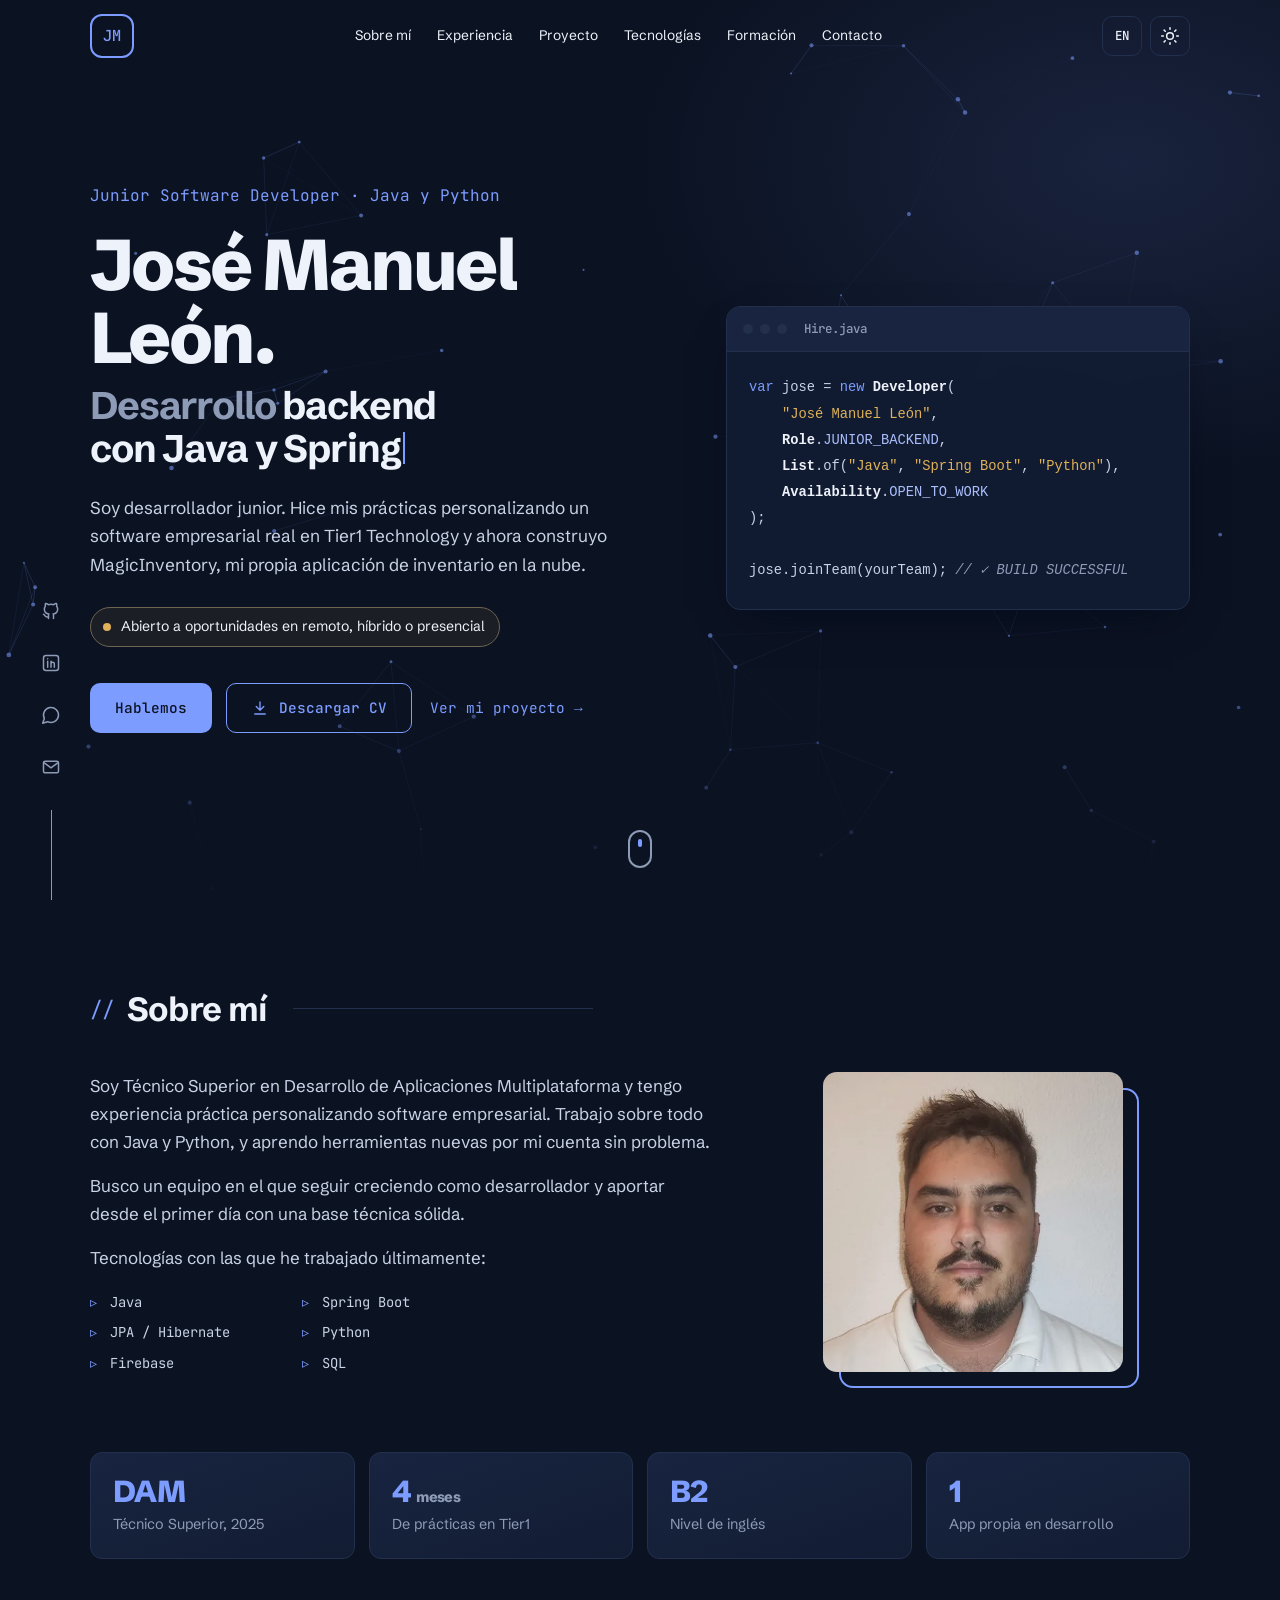
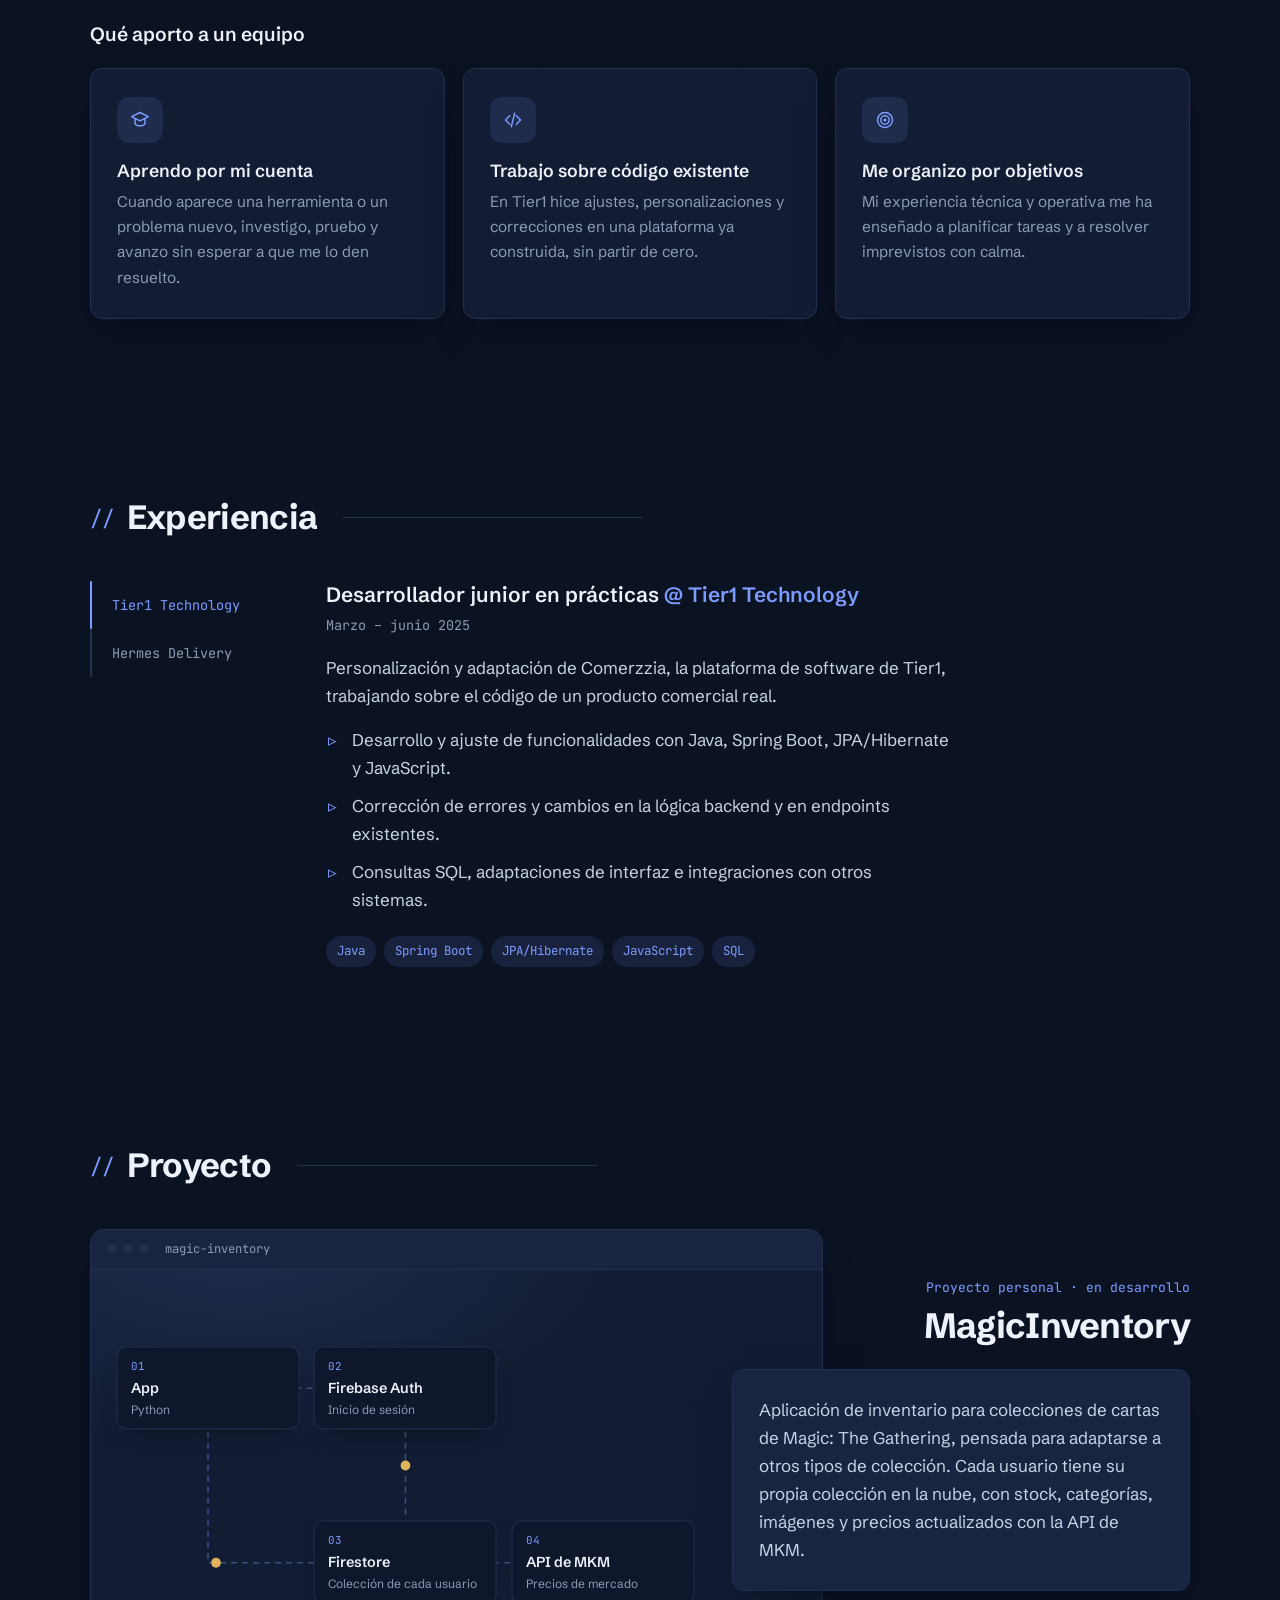
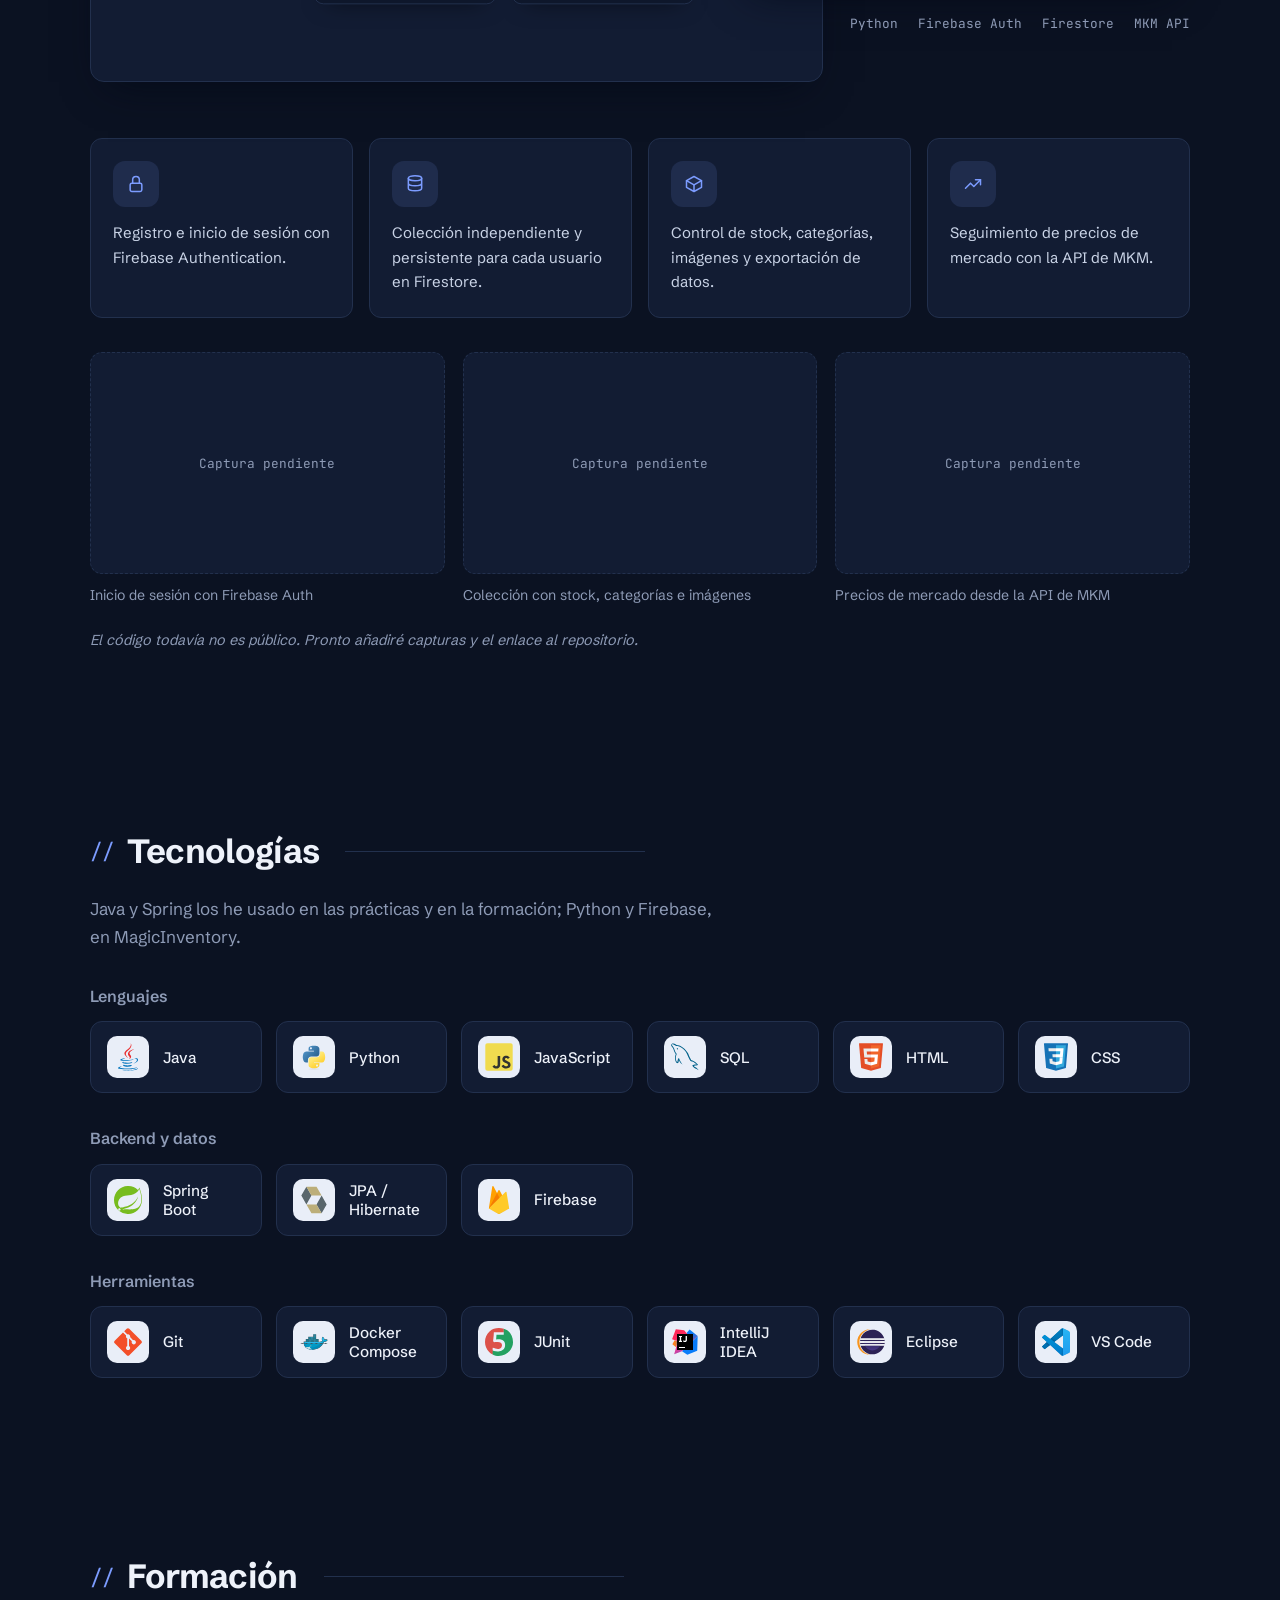
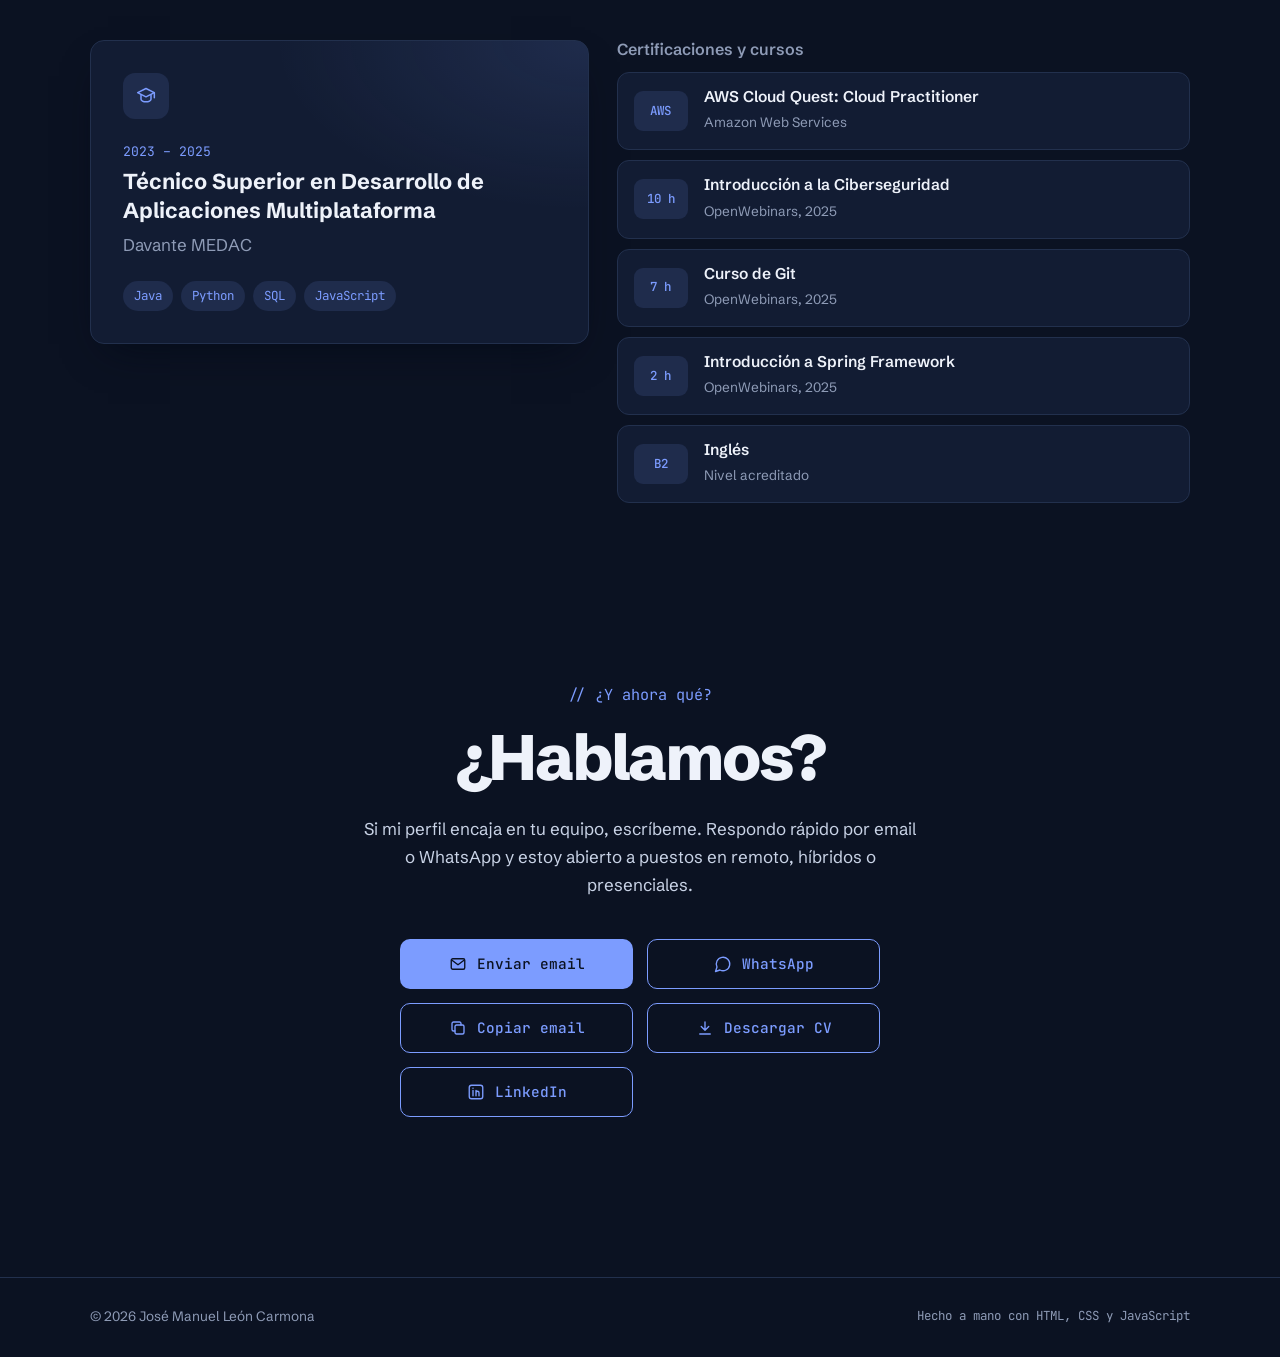
<file: index.html>
<!doctype html>
<html lang="es">
<head>
  <meta charset="utf-8">
  <meta name="viewport" content="width=device-width, initial-scale=1">
  <meta name="description" content="Portfolio de José Manuel León Carmona, Junior Software Developer con foco en Java, Spring Boot y Python.">
  <meta name="theme-color" content="#0b1222">
  <meta name="color-scheme" content="dark light">

  <meta property="og:type" content="website">
  <meta property="og:title" content="José Manuel León Carmona | Junior Software Developer">
  <meta property="og:description" content="Desarrollador junior de Java y Python. Prácticas en Tier1 Technology y proyecto propio MagicInventory.">
  <meta property="og:url" content="https://josemaleon.github.io/">
  <meta property="og:site_name" content="José Manuel León · Portfolio">
  <meta property="og:locale" content="es_ES">
  <meta property="og:locale:alternate" content="en_GB">
  <meta property="og:image" content="https://josemaleon.github.io/assets/images/og-image.jpg">
  <meta property="og:image:width" content="1200">
  <meta property="og:image:height" content="630">
  <meta property="og:image:alt" content="José Manuel León Carmona, Junior Software Developer: Java, Spring Boot, Python y Firebase.">
  <meta name="twitter:card" content="summary_large_image">
  <meta name="twitter:title" content="José Manuel León Carmona | Junior Software Developer">
  <meta name="twitter:description" content="Desarrollador junior de Java y Python. Prácticas en Tier1 Technology y proyecto propio MagicInventory.">
  <meta name="twitter:image" content="https://josemaleon.github.io/assets/images/og-image.jpg">
  <link rel="canonical" href="https://josemaleon.github.io/">

  <title>José Manuel León Carmona | Junior Software Developer</title>
  <link rel="icon" href="favicon.svg" type="image/svg+xml">
  <link rel="icon" href="assets/icons/app/icon-192.png" type="image/png" sizes="192x192">
  <link rel="apple-touch-icon" href="assets/icons/app/apple-touch-icon.png">
  <link rel="manifest" href="site.webmanifest">

  <script>
    (function () {
      var theme;
      try { theme = localStorage.getItem("portfolio-theme"); } catch (e) {}
      document.documentElement.dataset.theme = theme === "light" ? "light" : "dark";
      document.documentElement.classList.add("js");
    })();
  </script>

  <link rel="preload" href="assets/fonts/schibsted-grotesk.woff2" as="font" type="font/woff2" crossorigin>
  <link rel="preload" href="assets/fonts/jetbrains-mono.woff2" as="font" type="font/woff2" crossorigin>
  <link rel="stylesheet" href="styles.css?v=20261119d">

  <script type="application/ld+json">
  {
    "@context": "https://schema.org",
    "@type": "Person",
    "name": "José Manuel León Carmona",
    "jobTitle": "Junior Software Developer",
    "url": "https://josemaleon.github.io/",
    "image": "https://josemaleon.github.io/assets/images/jose-manuel-leon.jpg",
    "sameAs": ["https://www.linkedin.com/in/jmleoncarmona", "https://github.com/JOSEMALEON"],
    "knowsAbout": ["Java", "Python", "Spring Boot", "JPA", "Hibernate", "SQL", "Firebase", "JavaScript", "Docker"]
  }
  </script>
</head>
<body>
  <a class="skip-link" href="#contenido" data-i18n="ui.skip">Saltar al contenido</a>

  <header class="site-header" id="siteHeader">
    <div class="wrap header-inner">
      <a href="#inicio" class="logo" aria-label="JM, José Manuel León: inicio">
        <span class="logo-mark" aria-hidden="true">JM</span>
      </a>

      <nav class="desktop-nav" aria-label="Navegación principal">
        <a href="#sobre-mi"><span data-i18n="nav.about">Sobre mí</span></a>
        <a href="#experiencia"><span data-i18n="nav.experience">Experiencia</span></a>
        <a href="#proyecto"><span data-i18n="nav.project">Proyecto</span></a>
        <a href="#tecnologias"><span data-i18n="nav.skills">Tecnologías</span></a>
        <a href="#formacion"><span data-i18n="nav.education">Formación</span></a>
        <a href="#contacto"><span data-i18n="nav.contact">Contacto</span></a>
      </nav>

      <div class="header-actions">
        <button class="icon-button" id="languageButton" type="button" aria-label="EN, switch to English">
          <span id="languageLabel">EN</span>
        </button>
        <button class="icon-button" id="themeButton" type="button" aria-label="Activar tema claro">
          <svg id="themeIconMoon" viewBox="0 0 24 24" aria-hidden="true"><path d="M21 12.8A8.5 8.5 0 1 1 11.2 3a6.5 6.5 0 0 0 9.8 9.8Z"/></svg>
          <svg id="themeIconSun" viewBox="0 0 24 24" aria-hidden="true"><circle cx="12" cy="12" r="4"/><path d="M12 2v2M12 20v2M4.93 4.93l1.42 1.42M17.66 17.66l1.41 1.41M2 12h2M20 12h2M4.93 19.07l1.42-1.41M17.66 6.34l1.41-1.41"/></svg>
        </button>
        <button class="icon-button menu-button" id="menuButton" type="button" aria-label="Abrir menú" aria-expanded="false" aria-controls="mobileNav">
          <svg viewBox="0 0 24 24" aria-hidden="true"><path d="M4 7h16M4 12h16M4 17h16"/></svg>
        </button>
      </div>
    </div>

    <nav class="mobile-nav" id="mobileNav" aria-label="Navegación móvil">
      <a href="#sobre-mi"><span data-i18n="nav.about">Sobre mí</span></a>
      <a href="#experiencia"><span data-i18n="nav.experience">Experiencia</span></a>
      <a href="#proyecto"><span data-i18n="nav.project">Proyecto</span></a>
      <a href="#tecnologias"><span data-i18n="nav.skills">Tecnologías</span></a>
      <a href="#formacion"><span data-i18n="nav.education">Formación</span></a>
      <a href="#contacto"><span data-i18n="nav.contact">Contacto</span></a>
    </nav>
  </header>

  <!-- Accesos directos fijos en el lateral (solo escritorio) -->
  <aside class="side-rail" aria-label="Enlaces de contacto">
    <a href="https://github.com/JOSEMALEON" target="_blank" rel="noopener noreferrer" aria-label="GitHub">
      <svg viewBox="0 0 24 24" aria-hidden="true"><path d="M9 19c-4.3 1.4-4.3-2.5-6-3m12 5v-3.5c0-1 .1-1.4-.5-2 2.8-.3 5.5-1.4 5.5-6a4.6 4.6 0 0 0-1.3-3.2 4.2 4.2 0 0 0-.1-3.2s-1.1-.3-3.5 1.3a12.3 12.3 0 0 0-6.2 0C6.5 2.8 5.4 3.1 5.4 3.1a4.2 4.2 0 0 0-.1 3.2A4.6 4.6 0 0 0 4 9.5c0 4.6 2.7 5.7 5.5 6-.6.6-.6 1.2-.5 2V21"/></svg>
    </a>
    <a href="https://www.linkedin.com/in/jmleoncarmona" target="_blank" rel="noopener noreferrer" aria-label="LinkedIn">
      <svg viewBox="0 0 24 24" aria-hidden="true"><rect x="3" y="3" width="18" height="18" rx="3"/><path d="M8 10v7M8 7v.01M12 17v-4a2 2 0 0 1 4 0v4M12 10v7"/></svg>
    </a>
    <a class="whatsapp-link" href="https://wa.me/34674744656?text=Hola%20Jos%C3%A9%20Manuel%2C%20he%20visto%20tu%20portfolio%20y%20me%20gustar%C3%ADa%20hablar%20contigo." target="_blank" rel="noopener noreferrer" aria-label="WhatsApp">
      <svg viewBox="0 0 24 24" aria-hidden="true"><path d="M7.9 20A9 9 0 1 0 4 16.1L2 22Z"/></svg>
    </a>
    <a href="mailto:josem.leon.99@gmail.com" aria-label="Email">
      <svg viewBox="0 0 24 24" aria-hidden="true"><rect x="3" y="5" width="18" height="14" rx="2"/><path d="m4 7 8 6 8-6"/></svg>
    </a>
  </aside>

  <main id="contenido">
    <!-- ===================== Portada ===================== -->
    <section class="hero" id="inicio">
      <canvas class="hero-canvas" id="heroCanvas" aria-hidden="true"></canvas>
      <div class="wrap hero-inner">
        <div class="hero-copy">
        <p class="hero-hello mono" data-i18n="hero.hello">Junior Software Developer · Java y Python</p>
        <h1 class="hero-name">José Manuel León.</h1>
        <p class="hero-tagline">
          <span class="sr-only" data-i18n="hero.taglineFull">Desarrollo backend con Java y Spring, aplicaciones con Python y soluciones en la nube con Firebase.</span>
          <span aria-hidden="true"><span data-i18n="hero.taglinePrefix">Desarrollo</span> <span class="typed" id="typed">backend con Java y Spring</span><span class="caret"></span></span>
        </p>
        <p class="hero-text" data-i18n="hero.text">Soy desarrollador junior. Hice mis prácticas personalizando un software empresarial real en Tier1 Technology y ahora construyo MagicInventory, mi propia aplicación de inventario en la nube.</p>

        <p class="status-pill"><span class="status-dot" aria-hidden="true"></span><span data-i18n="hero.status">Abierto a oportunidades en remoto, híbrido o presencial</span></p>

        <div class="hero-actions">
          <a class="button button-primary" href="#contacto">
            <span data-i18n="hero.ctaContact">Hablemos</span>
          </a>
          <a class="button button-outline" href="assets/cv/CV-Jose-Manuel-Leon-ES.pdf" download="CV-Jose-Manuel-Leon.pdf" data-cv>
            <svg viewBox="0 0 24 24" aria-hidden="true"><path d="M12 4v11M7 10l5 5 5-5M5 20h14"/></svg>
            <span data-i18n="hero.ctaCv">Descargar CV</span>
          </a>
          <a class="text-link" href="#proyecto">
            <span data-i18n="hero.ctaProject">Ver mi proyecto</span> →
          </a>
        </div>
        </div>

        <figure class="hero-code" aria-hidden="true">
          <div class="code-bar"><span></span><span></span><span></span><b class="mono">Hire.java</b></div>
<pre class="mono"><code><span class="k">var</span> jose = <span class="k">new</span> <span class="t">Developer</span>(
    <span class="s">"José Manuel León"</span>,
    <span class="t">Role</span>.<span class="c">JUNIOR_BACKEND</span>,
    <span class="t">List</span>.of(<span class="s">"Java"</span>, <span class="s">"Spring Boot"</span>, <span class="s">"Python"</span>),
    <span class="t">Availability</span>.<span class="c">OPEN_TO_WORK</span>
);

jose.joinTeam(yourTeam); <span class="cm">// ✓ BUILD SUCCESSFUL</span></code></pre>
        </figure>
      </div>
      <a class="scroll-hint" href="#sobre-mi" aria-label="Bajar a Sobre mí" data-i18n-label="hero.scroll">
        <span class="scroll-mouse" aria-hidden="true"></span>
      </a>
    </section>

    <!-- ===================== 01. Sobre mí ===================== -->
    <section class="section wrap" id="sobre-mi" aria-labelledby="about-title">
      <h2 class="section-title reveal" id="about-title"><span class="mono">//</span> <span data-i18n="nav.about">Sobre mí</span></h2>

      <div class="about-grid">
        <div class="about-text reveal">
          <p data-i18n="about.p1">Soy Técnico Superior en Desarrollo de Aplicaciones Multiplataforma y tengo experiencia práctica personalizando software empresarial. Trabajo sobre todo con Java y Python, y aprendo herramientas nuevas por mi cuenta sin problema.</p>
          <p data-i18n="about.p2">Busco un equipo en el que seguir creciendo como desarrollador y aportar desde el primer día con una base técnica sólida.</p>
          <p data-i18n="about.techIntro">Tecnologías con las que he trabajado últimamente:</p>
          <ul class="tech-mini mono">
            <li>Java</li><li>Spring Boot</li><li>JPA / Hibernate</li><li>Python</li><li>Firebase</li><li>SQL</li>
          </ul>
        </div>

        <figure class="portrait reveal">
          <div class="portrait-frame">
            <picture>
              <source srcset="assets/images/jose-manuel-leon.webp" type="image/webp">
              <img src="assets/images/jose-manuel-leon.jpg" alt="José Manuel León Carmona" width="440" height="440" loading="lazy" decoding="async">
            </picture>
          </div>
        </figure>
      </div>

      <ul class="facts reveal">
        <li><strong>DAM</strong><span data-i18n="about.fact1">Técnico Superior, 2025</span></li>
        <li><strong>4 <span data-i18n="about.fact2Unit">meses</span></strong><span data-i18n="about.fact2">De prácticas en Tier1</span></li>
        <li><strong>B2</strong><span data-i18n="about.fact3">Nivel de inglés</span></li>
        <li><strong>1</strong><span data-i18n="about.fact4">App propia en desarrollo</span></li>
      </ul>

      <h3 class="subtitle reveal" data-i18n="about.strengthsTitle">Qué aporto a un equipo</h3>
      <div class="strengths">
        <article class="strength reveal">
          <span class="strength-icon" aria-hidden="true"><svg viewBox="0 0 24 24"><path d="M12 3 2 8l10 5 10-5-10-5Z"/><path d="M6 10.5V16c0 1.5 2.7 3 6 3s6-1.5 6-3v-5.5"/></svg></span>
          <h4 data-i18n="about.s1Title">Aprendo por mi cuenta</h4>
          <p data-i18n="about.s1Text">Cuando aparece una herramienta o un problema nuevo, investigo, pruebo y avanzo sin esperar a que me lo den resuelto.</p>
        </article>
        <article class="strength reveal">
          <span class="strength-icon" aria-hidden="true"><svg viewBox="0 0 24 24"><path d="m8 7-5 5 5 5M16 7l5 5-5 5M14 4l-4 16"/></svg></span>
          <h4 data-i18n="about.s2Title">Trabajo sobre código existente</h4>
          <p data-i18n="about.s2Text">En Tier1 hice ajustes, personalizaciones y correcciones en una plataforma ya construida, sin partir de cero.</p>
        </article>
        <article class="strength reveal">
          <span class="strength-icon" aria-hidden="true"><svg viewBox="0 0 24 24"><circle cx="12" cy="12" r="9"/><circle cx="12" cy="12" r="5"/><circle cx="12" cy="12" r="1"/></svg></span>
          <h4 data-i18n="about.s3Title">Me organizo por objetivos</h4>
          <p data-i18n="about.s3Text">Mi experiencia técnica y operativa me ha enseñado a planificar tareas y a resolver imprevistos con calma.</p>
        </article>
      </div>
    </section>

    <!-- ===================== 02. Experiencia ===================== -->
    <section class="section wrap" id="experiencia" aria-labelledby="experience-title">
      <h2 class="section-title reveal" id="experience-title"><span class="mono">//</span> <span data-i18n="nav.experience">Experiencia</span></h2>

      <div class="jobs reveal">
        <div class="job-tabs" role="tablist" aria-label="Empresas" data-i18n-label="experience.tabsLabel">
          <button class="job-tab" role="tab" id="tab-tier1" aria-controls="panel-tier1" aria-selected="true" type="button">Tier1 Technology</button>
          <button class="job-tab" role="tab" id="tab-hermes" aria-controls="panel-hermes" aria-selected="false" tabindex="-1" type="button">Hermes Delivery</button>
          <span class="job-tab-marker" aria-hidden="true"></span>
        </div>

        <div class="job-panels">
          <div class="job-panel" role="tabpanel" id="panel-tier1" aria-labelledby="tab-tier1" tabindex="0">
            <h3><span data-i18n="experience.tierRole">Desarrollador junior en prácticas</span> <span class="at">@ Tier1 Technology</span></h3>
            <p class="job-date mono"><span data-i18n="experience.tierDate">Marzo – junio 2025</span></p>
            <p data-i18n="experience.tierText">Personalización y adaptación de Comerzzia, la plataforma de software de Tier1, trabajando sobre el código de un producto comercial real.</p>
            <ul class="points">
              <li data-i18n="experience.tierPoint1">Desarrollo y ajuste de funcionalidades con Java, Spring Boot, JPA/Hibernate y JavaScript.</li>
              <li data-i18n="experience.tierPoint2">Corrección de errores y cambios en la lógica backend y en endpoints existentes.</li>
              <li data-i18n="experience.tierPoint3">Consultas SQL, adaptaciones de interfaz e integraciones con otros sistemas.</li>
            </ul>
            <ul class="tags mono">
              <li>Java</li><li>Spring Boot</li><li>JPA/Hibernate</li><li>JavaScript</li><li>SQL</li>
            </ul>
          </div>

          <div class="job-panel" role="tabpanel" id="panel-hermes" aria-labelledby="tab-hermes" tabindex="0" hidden>
            <h3><span data-i18n="experience.hermesRole">Repartidor, servicio para Amazon</span> <span class="at">@ Hermes Delivery</span></h3>
            <p class="job-date mono"><span data-i18n="experience.hermesDate">Febrero – septiembre 2026</span></p>
            <p data-i18n="experience.hermesText">Trabajo operativo con ritmo y objetivos diarios, donde la organización y la autonomía marcan la diferencia.</p>
            <ul class="points">
              <li data-i18n="experience.hermesPoint1">Carga y organización del vehículo y planificación de rutas.</li>
              <li data-i18n="experience.hermesPoint2">Uso diario de la aplicación de reparto para gestionar entregas.</li>
              <li data-i18n="experience.hermesPoint3">Resolución de incidencias sobre la marcha, con autonomía.</li>
            </ul>
          </div>
        </div>
      </div>
    </section>

    <!-- ===================== 03. Proyecto ===================== -->
    <section class="section wrap" id="proyecto" aria-labelledby="project-title">
      <h2 class="section-title reveal" id="project-title"><span class="mono">//</span> <span data-i18n="nav.project">Proyecto</span></h2>

      <article class="featured reveal">
        <div class="featured-visual" aria-hidden="true">
          <div class="arch">
            <div class="arch-window">
              <span></span><span></span><span></span>
              <b class="mono">magic-inventory</b>
            </div>
            <svg class="arch-lines" viewBox="0 0 600 330" preserveAspectRatio="none">
              <path id="l1" d="M96 95 H258"/>
              <path id="l2" d="M258 95 V235"/>
              <path id="l3" d="M258 235 H420"/>
              <path id="l4" d="M96 95 V235 H258"/>
              <circle r="4"><animateMotion dur="2.6s" repeatCount="indefinite"><mpath href="#l1"/></animateMotion></circle>
              <circle r="4"><animateMotion dur="2.6s" begin=".9s" repeatCount="indefinite"><mpath href="#l2"/></animateMotion></circle>
              <circle r="4"><animateMotion dur="2.6s" begin="1.6s" repeatCount="indefinite"><mpath href="#l3"/></animateMotion></circle>
              <circle r="4"><animateMotion dur="3.4s" begin=".4s" repeatCount="indefinite"><mpath href="#l4"/></animateMotion></circle>
            </svg>
            <div class="arch-node n-app"><span class="mono">01</span><strong data-i18n="project.flowApp">App</strong><small>Python</small></div>
            <div class="arch-node n-auth"><span class="mono">02</span><strong>Firebase Auth</strong><small data-i18n="project.flowAuth">Inicio de sesión</small></div>
            <div class="arch-node n-db"><span class="mono">03</span><strong>Firestore</strong><small data-i18n="project.flowDb">Colección de cada usuario</small></div>
            <div class="arch-node n-api"><span class="mono">04</span><strong data-i18n="project.flowApi">API de MKM</strong><small data-i18n="project.flowPrices">Precios de mercado</small></div>
          </div>
        </div>

        <div class="featured-content">
          <p class="featured-overline mono" data-i18n="project.overline">Proyecto personal · en desarrollo</p>
          <h3 class="featured-title">MagicInventory</h3>
          <div class="featured-card">
            <p data-i18n="project.description">Aplicación de inventario para colecciones de cartas de Magic: The Gathering, pensada para adaptarse a otros tipos de colección. Cada usuario tiene su propia colección en la nube, con stock, categorías, imágenes y precios actualizados con la API de MKM.</p>
          </div>
          <ul class="featured-tech mono">
            <li>Python</li><li>Firebase Auth</li><li>Firestore</li><li>MKM API</li>
          </ul>
        </div>
      </article>

      <ul class="features">
        <li class="feature reveal">
          <span class="feature-icon" aria-hidden="true"><svg viewBox="0 0 24 24"><rect x="5" y="11" width="14" height="10" rx="2"/><path d="M8 11V7a4 4 0 0 1 8 0v4"/></svg></span>
          <p data-i18n="project.feature1">Registro e inicio de sesión con Firebase Authentication.</p>
        </li>
        <li class="feature reveal">
          <span class="feature-icon" aria-hidden="true"><svg viewBox="0 0 24 24"><ellipse cx="12" cy="5" rx="8" ry="3"/><path d="M4 5v6c0 1.7 3.6 3 8 3s8-1.3 8-3V5M4 11v6c0 1.7 3.6 3 8 3s8-1.3 8-3v-6"/></svg></span>
          <p data-i18n="project.feature2">Colección independiente y persistente para cada usuario en Firestore.</p>
        </li>
        <li class="feature reveal">
          <span class="feature-icon" aria-hidden="true"><svg viewBox="0 0 24 24"><path d="m21 8-9-5-9 5 9 5 9-5Z"/><path d="M3 8v8l9 5 9-5V8M12 13v8"/></svg></span>
          <p data-i18n="project.feature3">Control de stock, categorías, imágenes y exportación de datos.</p>
        </li>
        <li class="feature reveal">
          <span class="feature-icon" aria-hidden="true"><svg viewBox="0 0 24 24"><path d="M3 17l6-6 4 4 8-8"/><path d="M15 7h6v6"/></svg></span>
          <p data-i18n="project.feature4">Seguimiento de precios de mercado con la API de MKM.</p>
        </li>
      </ul>
      <div class="shots" id="projectShots" hidden>
        <figure class="shot reveal">
          <div class="shot-frame shot-pending"><span class="mono" data-i18n="project.shotPending">Captura pendiente</span></div>
          <figcaption data-i18n="project.shot1">Inicio de sesión con Firebase Auth</figcaption>
        </figure>
        <figure class="shot reveal">
          <div class="shot-frame shot-pending"><span class="mono" data-i18n="project.shotPending">Captura pendiente</span></div>
          <figcaption data-i18n="project.shot2">Colección con stock, categorías e imágenes</figcaption>
        </figure>
        <figure class="shot reveal">
          <div class="shot-frame shot-pending"><span class="mono" data-i18n="project.shotPending">Captura pendiente</span></div>
          <figcaption data-i18n="project.shot3">Precios de mercado desde la API de MKM</figcaption>
        </figure>
      </div>

      <p class="note reveal" data-i18n="project.note">El código todavía no es público. Pronto añadiré capturas y el enlace al repositorio.</p>
    </section>

    <!-- ===================== 04. Tecnologías ===================== -->
    <section class="section wrap" id="tecnologias" aria-labelledby="skills-title">
      <h2 class="section-title reveal" id="skills-title"><span class="mono">//</span> <span data-i18n="nav.skills">Tecnologías</span></h2>
      <p class="section-intro reveal" data-i18n="skills.intro">Java y Spring los he usado en las prácticas y en la formación; Python y Firebase, en MagicInventory.</p>

      <div class="skill-groups">
        <div class="skill-group reveal">
          <h3 data-i18n="skills.languages">Lenguajes</h3>
          <ul class="skill-grid">
            <li class="skill"><img src="assets/icons/java.svg" alt="" width="40" height="40" loading="lazy"><span>Java</span></li>
            <li class="skill"><img src="assets/icons/python.svg" alt="" width="40" height="40" loading="lazy"><span>Python</span></li>
            <li class="skill"><img src="assets/icons/javascript.svg" alt="" width="40" height="40" loading="lazy"><span>JavaScript</span></li>
            <li class="skill"><img src="assets/icons/mysql.svg" alt="" width="40" height="40" loading="lazy"><span>SQL</span></li>
            <li class="skill"><img src="assets/icons/html5.svg" alt="" width="40" height="40" loading="lazy"><span>HTML</span></li>
            <li class="skill"><img src="assets/icons/css3.svg" alt="" width="40" height="40" loading="lazy"><span>CSS</span></li>
          </ul>
        </div>
        <div class="skill-group reveal">
          <h3 data-i18n="skills.backend">Backend y datos</h3>
          <ul class="skill-grid">
            <li class="skill"><img src="assets/icons/spring.svg" alt="" width="40" height="40" loading="lazy"><span>Spring Boot</span></li>
            <li class="skill"><img src="assets/icons/hibernate.svg" alt="" width="40" height="40" loading="lazy"><span>JPA / Hibernate</span></li>
            <li class="skill"><img src="assets/icons/firebase.svg" alt="" width="40" height="40" loading="lazy"><span>Firebase</span></li>
          </ul>
        </div>
        <div class="skill-group reveal">
          <h3 data-i18n="skills.tools">Herramientas</h3>
          <ul class="skill-grid">
            <li class="skill"><img src="assets/icons/git.svg" alt="" width="40" height="40" loading="lazy"><span>Git</span></li>
            <li class="skill"><img src="assets/icons/docker.svg" alt="" width="40" height="40" loading="lazy"><span>Docker Compose</span></li>
            <li class="skill"><img src="assets/icons/junit.svg" alt="" width="40" height="40" loading="lazy"><span>JUnit</span></li>
            <li class="skill"><img src="assets/icons/intellij.svg" alt="" width="40" height="40" loading="lazy"><span>IntelliJ IDEA</span></li>
            <li class="skill"><img src="assets/icons/eclipse.svg" alt="" width="40" height="40" loading="lazy"><span>Eclipse</span></li>
            <li class="skill"><img src="assets/icons/vscode.svg" alt="" width="40" height="40" loading="lazy"><span>VS Code</span></li>
          </ul>
        </div>
      </div>
    </section>

    <!-- ===================== 05. Formación ===================== -->
    <section class="section wrap" id="formacion" aria-labelledby="education-title">
      <h2 class="section-title reveal" id="education-title"><span class="mono">//</span> <span data-i18n="nav.education">Formación</span></h2>

      <div class="edu-grid">
        <article class="edu-main reveal">
          <span class="edu-icon" aria-hidden="true"><svg viewBox="0 0 24 24"><path d="M12 3 2 8l10 5 10-5-10-5Z"/><path d="M6 10.5V16c0 1.5 2.7 3 6 3s6-1.5 6-3v-5.5M22 8v6"/></svg></span>
          <p class="mono edu-date">2023 – 2025</p>
          <h3 data-i18n="education.dam">Técnico Superior en Desarrollo de Aplicaciones Multiplataforma</h3>
          <p class="edu-school">Davante MEDAC</p>
          <ul class="tags mono"><li>Java</li><li>Python</li><li>SQL</li><li>JavaScript</li></ul>
        </article>

        <div class="edu-side">
          <h3 class="edu-side-title reveal" data-i18n="education.certsTitle">Certificaciones y cursos</h3>
          <ul class="certs">
            <li class="cert reveal"><span class="cert-badge">AWS</span><div><strong>AWS Cloud Quest: Cloud Practitioner</strong><small>Amazon Web Services</small></div></li>
            <li class="cert reveal"><span class="cert-badge">10 h</span><div><strong data-i18n="education.cyber">Introducción a la Ciberseguridad</strong><small>OpenWebinars, 2025</small></div></li>
            <li class="cert reveal"><span class="cert-badge">7 h</span><div><strong data-i18n="education.git">Curso de Git</strong><small>OpenWebinars, 2025</small></div></li>
            <li class="cert reveal"><span class="cert-badge">2 h</span><div><strong data-i18n="education.spring">Introducción a Spring Framework</strong><small>OpenWebinars, 2025</small></div></li>
            <li class="cert reveal"><span class="cert-badge">B2</span><div><strong data-i18n="education.english">Inglés</strong><small data-i18n="education.englishText">Nivel acreditado</small></div></li>
          </ul>
        </div>
      </div>
    </section>

    <!-- ===================== 06. Contacto ===================== -->
    <section class="section wrap contact" id="contacto" aria-labelledby="contact-title">
      <p class="mono contact-overline reveal"><span>//</span> <span data-i18n="contact.overline">¿Y ahora qué?</span></p>
      <h2 class="contact-title reveal" id="contact-title" data-i18n="contact.title">¿Hablamos?</h2>
      <p class="contact-text reveal" data-i18n="contact.text">Si mi perfil encaja en tu equipo, escríbeme. Respondo rápido por email o WhatsApp y estoy abierto a puestos en remoto, híbridos o presenciales.</p>

      <div class="contact-actions reveal">
        <a class="button button-primary" href="mailto:josem.leon.99@gmail.com?subject=Contacto%20desde%20tu%20portfolio">
          <svg viewBox="0 0 24 24" aria-hidden="true"><rect x="3" y="5" width="18" height="14" rx="2"/><path d="m4 7 8 6 8-6"/></svg>
          <span data-i18n="contact.email">Enviar email</span>
        </a>
        <a class="button button-outline whatsapp-link" href="https://wa.me/34674744656?text=Hola%20Jos%C3%A9%20Manuel%2C%20he%20visto%20tu%20portfolio%20y%20me%20gustar%C3%ADa%20hablar%20contigo." target="_blank" rel="noopener noreferrer">
          <svg viewBox="0 0 24 24" aria-hidden="true"><path d="M7.9 20A9 9 0 1 0 4 16.1L2 22Z"/></svg>
          <span>WhatsApp</span>
        </a>
        <button class="button button-outline" id="copyEmailButton" type="button" data-email="josem.leon.99@gmail.com">
          <svg viewBox="0 0 24 24" aria-hidden="true"><rect x="8" y="8" width="12" height="12" rx="2"/><path d="M16 8V6a2 2 0 0 0-2-2H6a2 2 0 0 0-2 2v8a2 2 0 0 0 2 2h2"/></svg>
          <span data-i18n="contact.copy">Copiar email</span>
        </button>
        <a class="button button-outline" href="assets/cv/CV-Jose-Manuel-Leon-ES.pdf" download="CV-Jose-Manuel-Leon.pdf" data-cv>
          <svg viewBox="0 0 24 24" aria-hidden="true"><path d="M12 4v11M7 10l5 5 5-5M5 20h14"/></svg>
          <span data-i18n="hero.ctaCv">Descargar CV</span>
        </a>
        <a class="button button-outline" href="https://www.linkedin.com/in/jmleoncarmona" target="_blank" rel="noopener noreferrer">
          <svg viewBox="0 0 24 24" aria-hidden="true"><rect x="3" y="3" width="18" height="18" rx="3"/><path d="M8 10v7M8 7v.01M12 17v-4a2 2 0 0 1 4 0v4M12 10v7"/></svg>
          <span>LinkedIn</span>
        </a>
      </div>
    </section>
  </main>

  <footer class="site-footer">
    <div class="wrap footer-inner">
      <p>© <span id="year">2026</span> José Manuel León Carmona</p>
      <p class="mono" data-i18n="footer.made">Hecho a mano con HTML, CSS y JavaScript</p>
    </div>
  </footer>

  <div class="toast" id="toast" role="status" aria-live="polite"></div>

  <script src="script.js?v=20261119d" defer></script>
</body>
</html>
</file>
<file: styles.css>
/* ==========================================================================
   Portfolio · José Manuel León Carmona
   Oscuro por defecto (azul tinta + cobalto + ocre), con tema claro.
   ========================================================================== */

/* Tipografías servidas desde la propia web (licencia SIL OFL, ver assets/fonts) */
@font-face {
  font-family: "Schibsted Grotesk";
  font-style: normal;
  font-weight: 400 900;
  font-display: swap;
  src: url("assets/fonts/schibsted-grotesk.woff2") format("woff2-variations"), url("assets/fonts/schibsted-grotesk.woff2") format("woff2");
}
@font-face {
  font-family: "JetBrains Mono";
  font-style: normal;
  font-weight: 100 800;
  font-display: swap;
  src: url("assets/fonts/jetbrains-mono.woff2") format("woff2-variations"), url("assets/fonts/jetbrains-mono.woff2") format("woff2");
}

:root,
:root[data-theme="dark"] {
  --bg: #0b1222;
  --bg-2: #0e172b;
  --surface: #121c33;
  --surface-2: #182440;
  --text: #c9d3e6;
  --heading: #eef2fa;
  --muted: #8e9bb6;
  --line: #22304d;
  --accent: #7c9cff;
  --accent-tint: rgba(124, 156, 255, .12);
  --on-accent: #0b1222;
  --ochre: #e0b25a;
  --shadow: 0 18px 40px -18px rgba(2, 8, 20, .75);
  --icon-chip: #e9eef8;

  color-scheme: dark;
}

:root[data-theme="light"] {
  --bg: #f5f7fb;
  --bg-2: #eef2f9;
  --surface: #ffffff;
  --surface-2: #f1f4fa;
  --text: #2a3448;
  --heading: #0f1626;
  --muted: #5a6680;
  --line: #dce2ed;
  --accent: #2546c4;
  --accent-tint: rgba(37, 70, 196, .08);
  --on-accent: #ffffff;
  --ochre: #b7832a;
  --shadow: 0 18px 40px -22px rgba(16, 30, 70, .35);
  --icon-chip: #f1f4fa;

  color-scheme: light;
}

:root {
  --font-sans: "Schibsted Grotesk", ui-sans-serif, system-ui, -apple-system, "Segoe UI", sans-serif;
  --font-mono: "JetBrains Mono", ui-monospace, "SF Mono", Consolas, monospace;
  --wrap: 1100px;
  --gutter: 24px;
  --header-h: 72px;
  --radius: 12px;
  --ease: cubic-bezier(.645, .045, .355, 1);
}

/* ---------- Base ---------- */

*, *::before, *::after { box-sizing: border-box; }

html {
  scroll-behavior: smooth;
  scroll-padding-top: calc(var(--header-h) + 16px);
  -webkit-text-size-adjust: 100%;
}

body {
  margin: 0;
  background: var(--bg);
  color: var(--text);
  font-family: var(--font-sans);
  font-size: 1.0625rem;
  line-height: 1.65;
  -webkit-font-smoothing: antialiased;
  overflow-x: hidden;
  overflow-wrap: break-word;
}

img { display: block; max-width: 100%; height: auto; }
a { color: inherit; }
p { margin: 0; }
h1, h2, h3, h4 { margin: 0; color: var(--heading); line-height: 1.15; }
ul { margin: 0; padding: 0; list-style: none; }
button { font: inherit; color: inherit; }
.mono { font-family: var(--font-mono); }

svg {
  width: 20px;
  height: 20px;
  flex: none;
  fill: none;
  stroke: currentColor;
  stroke-width: 1.8;
  stroke-linecap: round;
  stroke-linejoin: round;
}

:focus-visible { outline: 2px solid var(--accent); outline-offset: 3px; border-radius: 6px; }
::selection { background: var(--accent); color: var(--on-accent); }

.sr-only {
  position: absolute; width: 1px; height: 1px; padding: 0; margin: -1px;
  overflow: hidden; clip: rect(0 0 0 0); white-space: nowrap; border: 0;
}

.wrap {
  width: 100%;
  max-width: calc(var(--wrap) + var(--gutter) * 2);
  margin-inline: auto;
  padding-inline: var(--gutter);
}

.skip-link {
  position: absolute; left: 16px; top: -60px; z-index: 200;
  padding: 10px 14px; border-radius: 8px;
  background: var(--accent); color: var(--on-accent);
  font-weight: 600; text-decoration: none;
}
.skip-link:focus { top: 12px; }

/* ---------- Header ---------- */

.site-header {
  position: fixed;
  inset: 0 0 auto 0;
  z-index: 100;
  transition: background .25s var(--ease), box-shadow .25s var(--ease), transform .3s var(--ease);
}
.site-header.scrolled {
  background: color-mix(in srgb, var(--bg) 85%, transparent);
  backdrop-filter: blur(12px);
  -webkit-backdrop-filter: blur(12px);
  box-shadow: 0 10px 30px -14px rgba(2, 8, 20, .55);
}
.site-header.hide { transform: translateY(-100%); }

.header-inner {
  height: var(--header-h);
  display: flex;
  align-items: center;
  justify-content: space-between;
  gap: 20px;
}

.logo { text-decoration: none; }
.logo-mark {
  width: 44px;
  height: 44px;
  display: grid;
  place-items: center;
  border: 2px solid var(--accent);
  border-radius: 12px;
  color: var(--accent);
  font-family: var(--font-mono);
  font-weight: 500;
  font-size: .95rem;
  transition: background .2s var(--ease), transform .2s var(--ease);
}
.logo:hover .logo-mark { background: var(--accent-tint); transform: translateY(-2px); }

.desktop-nav { display: flex; gap: 2px; }
.desktop-nav a {
  position: relative;
  padding: 8px 12px;
  color: var(--heading);
  font-size: .86rem;
  text-decoration: none;
  transition: color .2s var(--ease);
}
.nav-num { color: var(--accent); font-family: var(--font-mono); font-size: .78rem; }
.desktop-nav a:hover,
.desktop-nav a.active { color: var(--accent); }
.desktop-nav a.active::after {
  content: "";
  position: absolute;
  left: 12px; right: 12px; bottom: 2px;
  height: 2px;
  border-radius: 2px;
  background: var(--accent);
}

.header-actions { display: flex; align-items: center; gap: 8px; }

.icon-button {
  width: 40px;
  height: 40px;
  display: inline-grid;
  place-items: center;
  border: 1px solid var(--line);
  border-radius: 10px;
  background: transparent;
  color: var(--heading);
  font-family: var(--font-mono);
  font-size: .78rem;
  font-weight: 500;
  cursor: pointer;
  transition: border-color .2s var(--ease), color .2s var(--ease);
}
.icon-button:hover { border-color: var(--accent); color: var(--accent); }

#themeIconSun { display: none; }
:root[data-theme="dark"] #themeIconSun { display: block; }
:root[data-theme="dark"] #themeIconMoon { display: none; }

.menu-button { display: none; }

.mobile-nav {
  display: none;
  flex-direction: column;
  padding: 8px var(--gutter) 20px;
  background: var(--bg-2);
  border-bottom: 1px solid var(--line);
}
.mobile-nav.open { display: flex; }
.mobile-nav a {
  padding: 14px 4px;
  border-bottom: 1px solid var(--line);
  color: var(--heading);
  text-decoration: none;
}
.mobile-nav a:last-child { border-bottom: 0; }

/* ---------- Side rail ---------- */

.side-rail {
  position: fixed;
  left: 32px;
  bottom: 0;
  z-index: 10;
  display: flex;
  flex-direction: column;
  align-items: center;
  gap: 6px;
}
.side-rail::after {
  content: "";
  width: 1px;
  height: 90px;
  margin-top: 10px;
  background: var(--muted);
}
.side-rail a {
  padding: 9px;
  color: var(--muted);
  transition: color .2s var(--ease), transform .2s var(--ease);
}
.side-rail a:hover { color: var(--accent); transform: translateY(-3px); }

/* ---------- Buttons ---------- */

.button {
  min-height: 50px;
  display: inline-flex;
  align-items: center;
  justify-content: center;
  gap: 10px;
  padding: 0 24px;
  border: 1.5px solid transparent;
  border-radius: 10px;
  font-family: var(--font-mono);
  font-size: .9rem;
  font-weight: 500;
  text-decoration: none;
  cursor: pointer;
  transition: transform .2s var(--ease), box-shadow .2s var(--ease), background .2s var(--ease);
}
.button svg { width: 18px; height: 18px; }

.button-primary { background: var(--accent); color: var(--on-accent); }
.button-primary:hover { transform: translate(-3px, -3px); box-shadow: 3px 3px 0 0 var(--ochre); }

.button-outline { border-color: var(--accent); color: var(--accent); background: transparent; }
.button-outline:hover { background: var(--accent-tint); transform: translate(-3px, -3px); box-shadow: 3px 3px 0 0 var(--accent); }

/* ---------- Hero ---------- */

.hero {
  position: relative;
  min-height: 100vh;
  min-height: 100svh;
  display: flex;
  align-items: center;
  padding: calc(var(--header-h) + 40px) 0 96px;
  overflow: hidden;
  isolation: isolate;
}

.hero-canvas {
  position: absolute;
  inset: 0;
  z-index: -1;
  width: 100%;
  height: 100%;
}
.hero::after {
  content: "";
  position: absolute;
  inset: 0;
  z-index: -1;
  background:
    radial-gradient(55% 50% at 88% 18%, var(--accent-tint), transparent 70%),
    linear-gradient(to bottom, transparent 72%, var(--bg));
  pointer-events: none;
}

.hero-hello {
  color: var(--accent);
  font-size: clamp(.9rem, 2vw, 1rem);
  margin-bottom: 18px;
}

.hero-name {
  font-size: clamp(2.8rem, 8vw, 5.4rem);
  font-weight: 800;
  letter-spacing: -.035em;
  line-height: 1.02;
}

.hero-tagline {
  margin-top: 10px;
  color: var(--muted);
  font-size: clamp(1.6rem, 4.4vw, 3rem);
  font-weight: 700;
  letter-spacing: -.03em;
  line-height: 1.12;
  min-height: 1.12em;
  text-wrap: balance;
}
.typed { color: var(--heading); }
.caret {
  display: inline-block;
  width: .07em;
  height: .85em;
  margin-left: .06em;
  vertical-align: -.06em;
  background: var(--accent);
  animation: blink 1s steps(1) infinite;
}
@keyframes blink { 50% { opacity: 0; } }

.hero-text {
  max-width: 560px;
  margin-top: 24px;
  font-size: 1.08rem;
}

.status-pill {
  display: inline-flex;
  align-items: center;
  gap: 10px;
  margin-top: 28px;
  padding: 7px 14px 7px 12px;
  border: 1px solid color-mix(in srgb, var(--ochre) 40%, var(--line));
  border-radius: 999px;
  background: color-mix(in srgb, var(--ochre) 8%, transparent);
  color: var(--heading);
  font-size: .88rem;
}
.status-dot {
  flex: none;
  width: 8px;
  height: 8px;
  border-radius: 50%;
  background: var(--ochre);
  animation: pulse 2.2s infinite;
}
@keyframes pulse {
  0% { box-shadow: 0 0 0 0 color-mix(in srgb, var(--ochre) 60%, transparent); }
  70%, 100% { box-shadow: 0 0 0 9px transparent; }
}

.hero-actions { display: flex; flex-wrap: wrap; align-items: center; gap: 14px; margin-top: 36px; }

.text-link {
  padding: 10px 4px;
  color: var(--accent);
  font-family: var(--font-mono);
  font-size: .9rem;
  text-decoration: underline;
  text-decoration-color: transparent;
  text-underline-offset: 5px;
  transition: text-decoration-color .2s;
}
.text-link:hover { text-decoration-color: currentColor; }

/* Tarjeta de código de la portada (solo pantallas anchas) */
.hero-inner { display: grid; grid-template-columns: minmax(0, 1fr); align-items: center; gap: 56px; }
.hero-code { display: none; }
@media (min-width: 1180px) {
  .hero-inner { grid-template-columns: minmax(0, 1.25fr) minmax(0, 1fr); }
  .hero-code {
    display: block;
    margin: 0;
    border: 1px solid var(--line);
    border-radius: 14px;
    background: color-mix(in srgb, var(--surface) 88%, transparent);
    box-shadow: var(--shadow);
    overflow: hidden;
    backdrop-filter: blur(6px);
  }
  .hero-name { font-size: clamp(2.8rem, 5.6vw, 4.8rem); }
  .hero-tagline { font-size: clamp(1.6rem, 3vw, 2.4rem); }
}
.code-bar {
  display: flex; align-items: center; gap: 7px;
  padding: 12px 16px;
  border-bottom: 1px solid var(--line);
  background: var(--surface-2);
}
.code-bar span { width: 10px; height: 10px; border-radius: 50%; background: var(--line); }
.code-bar b { margin-left: 10px; color: var(--muted); font-size: .78rem; font-weight: 500; }
.hero-code pre { margin: 0; padding: 22px 22px 26px; font-size: .86rem; line-height: 1.75; color: var(--text); white-space: pre; overflow-x: auto; }
.hero-code .k { color: var(--accent); }
.hero-code .t { color: var(--heading); font-weight: 600; }
.hero-code .s { color: var(--ochre); }
.hero-code .c { color: color-mix(in srgb, var(--accent) 60%, var(--heading)); }
.hero-code .cm { color: var(--muted); font-style: italic; }

.scroll-hint {
  position: absolute;
  left: 50%;
  bottom: 26px;
  transform: translateX(-50%);
  padding: 6px;
}
.scroll-mouse {
  position: relative;
  display: block;
  width: 24px;
  height: 38px;
  border: 2px solid var(--muted);
  border-radius: 14px;
}
.scroll-mouse::after {
  content: "";
  position: absolute;
  left: 50%;
  top: 7px;
  width: 4px;
  height: 8px;
  margin-left: -2px;
  border-radius: 2px;
  background: var(--accent);
  animation: wheel 1.8s var(--ease) infinite;
}
@keyframes wheel { 0% { opacity: 1; transform: none; } 80% { opacity: 0; transform: translateY(12px); } 100% { opacity: 0; } }

/* Entrada de la portada */
.hero-copy > *, .hero-code { animation: rise .8s var(--ease) both; }
.hero-copy > :nth-child(2) { animation-delay: .1s; }
.hero-copy > :nth-child(3) { animation-delay: .2s; }
.hero-copy > :nth-child(4) { animation-delay: .3s; }
.hero-copy > :nth-child(5) { animation-delay: .4s; }
.hero-copy > :nth-child(6) { animation-delay: .5s; }
.hero-code { animation-delay: .6s; }
@keyframes rise { from { opacity: .01; transform: translateY(18px); } to { opacity: 1; transform: none; } }

/* ---------- Sections ---------- */

.section { padding-block: clamp(56px, 7vw, 92px); }

.section-title {
  display: flex;
  align-items: center;
  gap: 12px;
  margin-bottom: 44px;
  font-size: clamp(1.6rem, 4vw, 2.1rem);
  font-weight: 700;
  letter-spacing: -.02em;
  white-space: nowrap;
}
.section-title .mono {
  color: var(--accent);
  font-size: .62em;
  font-weight: 400;
  transform: translateY(1px);
}
.section-title::after {
  content: "";
  flex: 1;
  max-width: 300px;
  height: 1px;
  margin-left: 14px;
  background: var(--line);
}

.section-intro { max-width: 640px; margin: -20px 0 36px; color: var(--muted); }

.subtitle {
  margin: 64px 0 22px;
  font-size: 1.2rem;
  font-weight: 600;
}

/* Aparición al hacer scroll (solo si JS está activo) */
.js .reveal { opacity: 0; transform: translateY(22px); transition: opacity .7s var(--ease), transform .7s var(--ease); transition-delay: var(--d, 0s); }
.js .reveal.visible { opacity: 1; transform: none; }

/* ---------- About ---------- */

.about-grid {
  display: grid;
  grid-template-columns: minmax(0, 3fr) minmax(0, 2fr);
  gap: 56px;
  align-items: start;
}
.about-text p + p { margin-top: 16px; }

.tech-mini {
  display: grid;
  grid-template-columns: repeat(2, minmax(140px, 200px));
  gap: 8px 12px;
  margin-top: 18px;
  font-size: .86rem;
}
.tech-mini li { position: relative; padding-left: 20px; }
.tech-mini li::before { content: "▹"; position: absolute; left: 0; color: var(--accent); }

.portrait { margin: 0 16px 16px 0; justify-self: center; width: 100%; max-width: 300px; }
.portrait-frame {
  position: relative;
  z-index: 1;
  border-radius: 14px;
  background: var(--surface);
  transition: transform .3s var(--ease);
}
.portrait-frame::after {
  content: "";
  position: absolute;
  inset: 0;
  z-index: -1;
  border: 2px solid var(--accent);
  border-radius: 14px;
  transform: translate(16px, 16px);
  transition: transform .3s var(--ease);
}
.portrait-frame img {
  width: 100%;
  aspect-ratio: 1;
  object-fit: cover;
  object-position: 50% 35%;
  border-radius: 14px;
  filter: saturate(.85);
  transition: filter .3s var(--ease);
}
.portrait-frame:hover { transform: translate(-4px, -4px); }
.portrait-frame:hover::after { transform: translate(22px, 22px); }
.portrait-frame:hover img { filter: none; }

.facts {
  display: grid;
  grid-template-columns: repeat(4, minmax(0, 1fr));
  gap: 14px;
  margin-top: 64px;
}
.facts li {
  display: grid;
  gap: 4px;
  padding: 22px;
  border: 1px solid var(--line);
  border-radius: var(--radius);
  background: linear-gradient(160deg, var(--surface-2), var(--surface));
}
.facts strong {
  color: var(--accent);
  font-size: 1.9rem;
  font-weight: 800;
  letter-spacing: -.02em;
  line-height: 1.1;
}
.facts span { color: var(--muted); font-size: .9rem; }

.strengths {
  display: grid;
  grid-template-columns: repeat(3, minmax(0, 1fr));
  gap: 18px;
}
.strength {
  padding: 28px 26px;
  border-radius: var(--radius);
  background: var(--surface);
  border: 1px solid var(--line);
  box-shadow: var(--shadow);
  transition: transform .25s var(--ease), border-color .25s var(--ease), opacity .7s var(--ease);
}
.strength:hover { transform: translateY(-6px); border-color: var(--accent); }
.strength-icon, .feature-icon, .edu-icon {
  width: 46px;
  height: 46px;
  display: grid;
  place-items: center;
  border-radius: 12px;
  background: var(--accent-tint);
  color: var(--accent);
}
.strength h4 { margin: 18px 0 8px; font-size: 1.1rem; font-weight: 600; }
.strength p { color: var(--muted); font-size: .96rem; }

/* ---------- Experience (pestañas) ---------- */

.jobs {
  display: grid;
  grid-template-columns: 200px minmax(0, 1fr);
  gap: 36px;
  max-width: 860px;
}

.job-tabs { position: relative; display: flex; flex-direction: column; align-self: start; border-left: 2px solid var(--line); }
.job-tab {
  height: 48px;
  padding: 0 20px;
  border: 0;
  background: transparent;
  color: var(--muted);
  font-family: var(--font-mono);
  font-size: .85rem;
  text-align: left;
  white-space: nowrap;
  cursor: pointer;
  transition: background .2s var(--ease), color .2s var(--ease);
}
.job-tab:hover { background: var(--accent-tint); color: var(--accent); }
.job-tab[aria-selected="true"] { color: var(--accent); }
.job-tab-marker {
  position: absolute;
  left: -2px;
  top: 0;
  width: 2px;
  height: 48px;
  border-radius: 2px;
  background: var(--accent);
  transform: translateY(calc(var(--tab, 0) * 48px));
  transition: transform .3s var(--ease);
}

.job-panel { outline-offset: 6px; }
.job-panel h3 { font-size: 1.3rem; font-weight: 600; line-height: 1.3; }
.job-panel .at { color: var(--accent); white-space: nowrap; }
.job-date { margin: 6px 0 18px; color: var(--muted); font-size: .84rem; }
.job-panel:not([hidden]) { animation: rise .45s var(--ease) both; }

.points { display: grid; gap: 10px; margin-top: 16px; }
.points li { position: relative; padding-left: 26px; }
.points li::before { content: "▹"; position: absolute; left: 2px; color: var(--accent); }

.tags { display: flex; flex-wrap: wrap; gap: 8px; margin-top: 22px; font-size: .78rem; }
.tags li {
  padding: 5px 11px;
  border-radius: 999px;
  background: var(--accent-tint);
  color: var(--accent);
}

/* ---------- Featured project ---------- */

.featured {
  position: relative;
  display: grid;
  grid-template-columns: repeat(12, minmax(0, 1fr));
  align-items: center;
}

.featured-visual {
  grid-column: 1 / 9;
  grid-row: 1;
  border-radius: 14px;
  overflow: hidden;
  border: 1px solid var(--line);
  background:
    radial-gradient(80% 70% at 20% 0%, var(--accent-tint), transparent 70%),
    var(--surface);
  box-shadow: var(--shadow);
}

.arch { position: relative; aspect-ratio: 600 / 370; }
.arch-window {
  display: flex;
  align-items: center;
  gap: 6px;
  height: 40px;
  padding: 0 16px;
  border-bottom: 1px solid var(--line);
  background: var(--surface-2);
}
.arch-window span { width: 10px; height: 10px; border-radius: 50%; background: var(--line); }
.arch-window b { margin-left: 10px; color: var(--muted); font-size: .76rem; font-weight: 400; }

.arch-lines {
  position: absolute;
  left: 0;
  top: 40px;
  width: 100%;
  height: calc(100% - 40px);
  overflow: visible;
}
.arch-lines path { fill: none; stroke: var(--accent); stroke-opacity: .4; stroke-width: 1.5; stroke-dasharray: 5 6; vector-effect: non-scaling-stroke; }
.arch-lines circle { fill: var(--ochre); stroke: none; }

.arch-node {
  position: absolute;
  width: 25%;
  display: grid;
  gap: 1px;
  padding: 11px 13px;
  border: 1px solid var(--line);
  border-radius: 10px;
  background: var(--bg-2);
  transform: translate(-50%, -50%);
  box-shadow: 0 10px 24px -14px rgba(0, 0, 0, .6);
}
.arch-node span { color: var(--accent); font-size: .68rem; }
.arch-node strong { color: var(--heading); font-size: .9rem; font-weight: 600; }
.arch-node small { color: var(--muted); font-size: .75rem; line-height: 1.3; }
/* Mismas coordenadas que las líneas del SVG (viewBox 600×330, debajo de la barra) */
.n-app  { left: 16%; top: calc(40px + (100% - 40px) * .288); }
.n-auth { left: 43%; top: calc(40px + (100% - 40px) * .288); }
.n-db   { left: 43%; top: calc(40px + (100% - 40px) * .712); }
.n-api  { left: 70%; top: calc(40px + (100% - 40px) * .712); }

.featured-content {
  grid-column: 8 / -1;
  grid-row: 1;
  position: relative;
  z-index: 2;
  text-align: right;
}
.featured-overline { color: var(--accent); font-size: .82rem; }
.featured-title { margin: 8px 0 22px; font-size: clamp(1.7rem, 4vw, 2.2rem); font-weight: 700; letter-spacing: -.02em; }
.featured-card {
  padding: 26px;
  border-radius: var(--radius);
  background: var(--surface-2);
  border: 1px solid var(--line);
  box-shadow: var(--shadow);
  text-align: left;
}
.featured-tech {
  display: flex;
  flex-wrap: wrap;
  justify-content: flex-end;
  gap: 6px 20px;
  margin-top: 22px;
  color: var(--muted);
  font-size: .8rem;
}

.features {
  display: grid;
  grid-template-columns: repeat(4, minmax(0, 1fr));
  gap: 16px;
  margin-top: 56px;
}
.feature {
  display: grid;
  gap: 14px;
  align-content: start;
  padding: 22px;
  border: 1px solid var(--line);
  border-radius: var(--radius);
  background: var(--surface);
  transition: transform .25s var(--ease), border-color .25s var(--ease), opacity .7s var(--ease);
}
.feature:hover { transform: translateY(-5px); border-color: var(--accent); }
.feature p { font-size: .94rem; }

.shots {
  display: grid;
  grid-template-columns: repeat(3, minmax(0, 1fr));
  gap: 18px;
  margin-top: 34px;
}
.shot { margin: 0; }
.shot-frame {
  aspect-ratio: 16 / 10;
  border: 1px solid var(--line);
  border-radius: 12px;
  overflow: hidden;
  background: var(--surface);
  box-shadow: var(--shadow);
}
.shot-frame img { display: block; width: 100%; height: 100%; object-fit: cover; object-position: top left; }
.shot-pending {
  display: grid;
  place-items: center;
  border-style: dashed;
  box-shadow: none;
  color: var(--muted);
  font-size: .8rem;
}
.shot figcaption { margin-top: 10px; color: var(--muted); font-size: .88rem; }
@media (max-width: 960px) { .shots { grid-template-columns: minmax(0, 1fr); } }

.note { margin-top: 22px; color: var(--muted); font-size: .9rem; font-style: italic; }

/* ---------- Skills ---------- */

.skill-groups { display: grid; gap: 36px; }
.skill-group h3 { margin-bottom: 16px; font-size: 1rem; font-weight: 600; color: var(--muted); }
.skill-grid {
  display: grid;
  grid-template-columns: repeat(auto-fill, minmax(165px, 1fr));
  gap: 14px;
}
.skill {
  display: flex;
  align-items: center;
  gap: 14px;
  padding: 14px 16px;
  border: 1px solid var(--line);
  border-radius: var(--radius);
  background: var(--surface);
  color: var(--heading);
  font-weight: 500;
  font-size: .95rem;
  line-height: 1.25;
  transition: transform .25s var(--ease), border-color .25s var(--ease), box-shadow .25s var(--ease);
}
.skill img {
  flex: none;
  width: 42px;
  height: 42px;
  padding: 7px;
  border-radius: 10px;
  background: var(--icon-chip);
}
.skill:hover { transform: translateY(-4px); border-color: var(--accent); box-shadow: var(--shadow); }

/* ---------- Education ---------- */

.edu-grid {
  display: grid;
  grid-template-columns: minmax(0, 1fr) minmax(0, 1.15fr);
  gap: 28px;
  align-items: start;
}
.edu-main {
  padding: 32px;
  border-radius: 14px;
  border: 1px solid var(--line);
  background:
    radial-gradient(90% 80% at 100% 0%, var(--accent-tint), transparent 70%),
    var(--surface);
  box-shadow: var(--shadow);
}
.edu-date { margin-top: 22px; color: var(--accent); font-size: .82rem; }
.edu-main h3 { margin-top: 6px; font-size: 1.35rem; font-weight: 700; line-height: 1.3; }
.edu-school { margin-top: 6px; color: var(--muted); }

.edu-side-title { margin-bottom: 14px; font-size: 1rem; font-weight: 600; color: var(--muted); }
.certs { display: grid; gap: 10px; }
.cert {
  display: flex;
  align-items: center;
  gap: 16px;
  padding: 14px 16px;
  border: 1px solid var(--line);
  border-radius: var(--radius);
  background: var(--surface);
  transition: border-color .25s var(--ease), transform .25s var(--ease), opacity .7s var(--ease);
}
.cert:hover { border-color: var(--accent); transform: translateX(4px); }
.cert-badge {
  flex: none;
  width: 54px;
  height: 40px;
  display: grid;
  place-items: center;
  border-radius: 9px;
  background: var(--accent-tint);
  color: var(--accent);
  font-family: var(--font-mono);
  font-size: .78rem;
  font-weight: 500;
}
.cert strong { display: block; color: var(--heading); font-weight: 600; font-size: .97rem; line-height: 1.3; }
.cert small { color: var(--muted); font-size: .85rem; }

/* ---------- Contact ---------- */

.contact { text-align: center; padding-bottom: clamp(100px, 14vw, 160px); }
.contact-overline { color: var(--accent); font-size: .95rem; }
.contact-title {
  margin-top: 14px;
  font-size: clamp(2.6rem, 7vw, 4rem);
  font-weight: 800;
  letter-spacing: -.035em;
}
.contact-text { max-width: 560px; margin: 20px auto 0; }
.contact-actions {
  display: grid;
  grid-template-columns: repeat(2, minmax(0, 1fr));
  gap: 14px;
  max-width: 480px;
  margin: 40px auto 0;
}

/* ---------- Footer ---------- */

.site-footer { border-top: 1px solid var(--line); }
.footer-inner {
  display: flex;
  justify-content: space-between;
  flex-wrap: wrap;
  gap: 12px 24px;
  padding-block: 28px;
  color: var(--muted);
  font-size: .85rem;
}
.footer-inner .mono { font-size: .78rem; }

/* ---------- Toast ---------- */

.toast {
  position: fixed;
  left: 50%;
  bottom: 24px;
  z-index: 300;
  padding: 10px 16px;
  border-radius: 10px;
  background: var(--accent);
  color: var(--on-accent);
  font-family: var(--font-mono);
  font-size: .85rem;
  opacity: 0;
  pointer-events: none;
  transform: translate(-50%, 10px);
  transition: opacity .2s ease, transform .2s ease;
}
.toast.show { opacity: 1; transform: translate(-50%, 0); }

/* ---------- Responsive ---------- */

@media (max-width: 1180px) {
  .side-rail { display: none; }
}

@media (max-width: 960px) {
  .desktop-nav { display: none; }
  .menu-button { display: inline-grid; }

  .about-grid { grid-template-columns: minmax(0, 1fr); gap: 48px; }
  .portrait { max-width: 260px; }
  .facts { grid-template-columns: repeat(2, minmax(0, 1fr)); }
  .strengths { grid-template-columns: minmax(0, 1fr); }

  .featured-visual { grid-column: 1 / -1; grid-row: 2; margin-top: 28px; }
  .featured-content { grid-column: 1 / -1; text-align: left; }
  .featured-tech { justify-content: flex-start; }
  .features { grid-template-columns: repeat(2, minmax(0, 1fr)); }

  .edu-grid { grid-template-columns: minmax(0, 1fr); }
}

@media (max-width: 640px) {
  :root { --gutter: 18px; --header-h: 64px; }
  body { font-size: 1rem; }

  .hero { padding-bottom: 88px; }
  .hero-tagline { min-height: 2.24em; }
  .hero-actions { gap: 10px; }
  .hero-actions .button { flex: 1 1 auto; padding: 0 16px; white-space: nowrap; }
  .status-pill { align-items: flex-start; border-radius: 14px; }
  .status-dot { margin-top: .5em; }

  .section-title { white-space: normal; }
  .section-title::after { display: none; }

  .tech-mini { grid-template-columns: repeat(2, minmax(0, 1fr)); }

  .facts li { padding: 18px; }
  .facts strong { font-size: 1.6rem; }

  .jobs { grid-template-columns: minmax(0, 1fr); gap: 24px; }
  .job-tabs { flex-direction: row; border-left: 0; border-bottom: 2px solid var(--line); }
  .job-tab { flex: 1 1 0; text-align: center; padding: 0 10px; }
  .job-tab-marker {
    left: 0;
    top: auto;
    bottom: -2px;
    width: 50%;
    height: 2px;
    transform: translateX(calc(var(--tab, 0) * 100%));
  }

  /* En móvil el esquema se muestra en vertical */
  .arch { aspect-ratio: auto; padding-bottom: 18px; }
  .arch-lines { display: none; }
  .arch-node { position: relative; left: auto; top: auto; width: auto; transform: none; margin: 14px 16px 0; }
  .arch-node + .arch-node::before {
    content: "";
    position: absolute;
    left: 26px;
    top: -15px;
    width: 2px;
    height: 14px;
    background: var(--accent);
    opacity: .5;
  }
  .featured-card { padding: 20px; }

  .features { grid-template-columns: minmax(0, 1fr); }
  .feature { grid-template-columns: auto 1fr; align-items: center; }

  .skill-grid { grid-template-columns: repeat(2, minmax(0, 1fr)); gap: 10px; }
  .skill { padding: 12px; gap: 10px; font-size: .9rem; }
  .skill img { width: 36px; height: 36px; padding: 6px; }

  .edu-main { padding: 24px; }
  .footer-inner { flex-direction: column; }
}

@media (max-width: 380px) {
  .contact-actions { grid-template-columns: minmax(0, 1fr); }
  .contact-actions .button { padding: 0 14px; }
}

@media (prefers-reduced-motion: reduce) {
  html { scroll-behavior: auto; }
  *, *::before, *::after { animation: none !important; transition: none !important; }
  .js .reveal { opacity: 1; transform: none; }
  .caret { display: none; }
}
</file>
